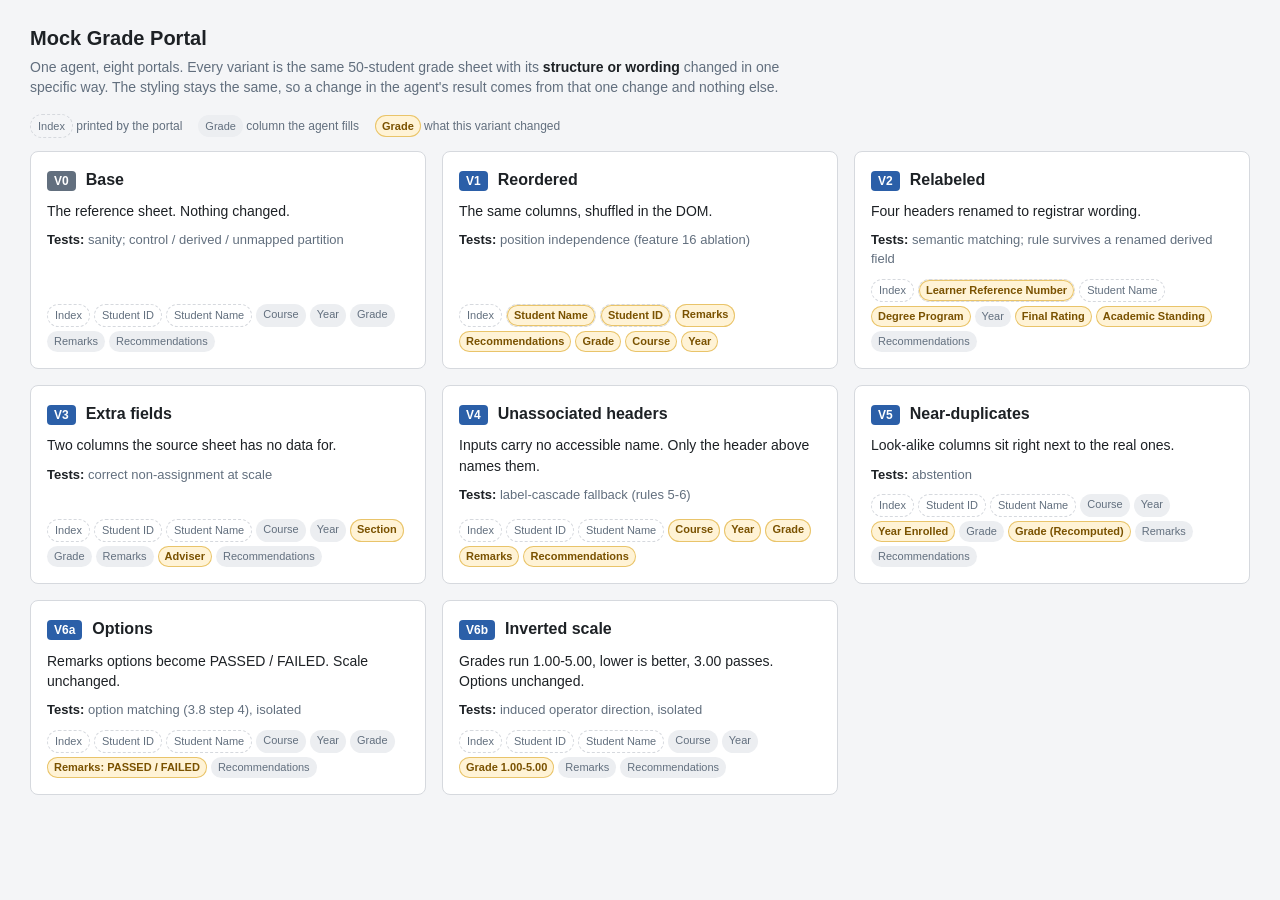
<file: practice_apps/mocksite/index.html>
<!DOCTYPE html>
<html lang="en">
<head>
  <meta charset="utf-8">
  <meta name="viewport" content="width=device-width, initial-scale=1">
  <title>Mock Grade Portal - Variants</title>
  <link rel="stylesheet" href="shared/styles.css">
  <!-- Index-only styles. The variants never load this page, so nothing here can
       move a control the agent observes; shared/styles.css stays the sheet's. -->
  <style>
    .lede { max-width: 760px; }
    .lede strong { color: var(--text); }

    .grid {
      display: grid;
      grid-template-columns: repeat(auto-fill, minmax(min(100%, 340px), 1fr));
      gap: 16px;
    }

    .card {
      display: flex;
      flex-direction: column;
      gap: 10px;
      background: var(--panel);
      border: 1px solid var(--border);
      border-radius: 8px;
      padding: 16px;
      color: inherit;
      text-decoration: none;
      transition: border-color 0.15s, box-shadow 0.15s, transform 0.15s;
    }
    .card:hover, .card:focus-visible {
      border-color: var(--accent);
      box-shadow: 0 6px 18px rgba(43, 95, 168, 0.14);
      transform: translateY(-2px);
      outline: none;
    }

    .card-head { display: flex; align-items: baseline; gap: 10px; }
    .tag {
      font: 700 12px/1 "Segoe UI", Arial, sans-serif;
      color: #fff;
      background: var(--accent);
      border-radius: 4px;
      padding: 4px 7px;
    }
    .card.control .tag { background: var(--muted); }
    .card h2 { margin: 0; font-size: 16px; }

    .change { margin: 0; }
    .tests { margin: 0; color: var(--muted); font-size: 13px; }
    .tests b { font-weight: 600; color: var(--text); }

    /* The sheet's header row in miniature: what a column is called, in the
       order the DOM has it. Highlighted chips are what this variant changed. */
    .cols { display: flex; flex-wrap: wrap; gap: 4px; margin-top: auto; }
    .col {
      font-size: 11px;
      line-height: 1;
      padding: 5px 7px;
      border-radius: 999px;
      background: #eceef1;
      color: var(--muted);
      white-space: nowrap;
    }
    .col.fixed { background: transparent; border: 1px dashed var(--border); }
    .col.hot {
      background: #fff3d6;
      color: #7a5200;
      box-shadow: inset 0 0 0 1px #e9c46a;
      font-weight: 600;
    }

    .key { display: flex; gap: 16px; flex-wrap: wrap; margin: 0 0 16px;
           color: var(--muted); font-size: 12px; align-items: center; }
  </style>
</head>
<body>
<main>
  <h1>Mock Grade Portal</h1>
  <p class="subtitle lede">One agent, eight portals. Every variant is the same
     50-student grade sheet with its <strong>structure or wording</strong> changed in
     one specific way. The styling stays the same, so a change in the agent's result
     comes from that one change and nothing else.</p>

  <p class="key">
    <span><span class="col fixed">Index</span> printed by the portal</span>
    <span><span class="col">Grade</span> column the agent fills</span>
    <span><span class="col hot">Grade</span> what this variant changed</span>
  </p>

  <div class="grid">

    <a class="card control" href="v0_base/index.html">
      <div class="card-head"><span class="tag">V0</span><h2>Base</h2></div>
      <p class="change">The reference sheet. Nothing changed.</p>
      <p class="tests"><b>Tests:</b> sanity; control / derived / unmapped partition</p>
      <div class="cols">
        <span class="col fixed">Index</span><span class="col fixed">Student ID</span><span class="col fixed">Student Name</span><span class="col">Course</span><span class="col">Year</span><span class="col">Grade</span><span class="col">Remarks</span><span class="col">Recommendations</span>
      </div>
    </a>

    <a class="card" href="v1_reordered/index.html">
      <div class="card-head"><span class="tag">V1</span><h2>Reordered</h2></div>
      <p class="change">The same columns, shuffled in the DOM.</p>
      <p class="tests"><b>Tests:</b> position independence (feature 16 ablation)</p>
      <div class="cols">
        <span class="col fixed">Index</span><span class="col fixed hot">Student Name</span><span class="col fixed hot">Student ID</span><span class="col hot">Remarks</span><span class="col hot">Recommendations</span><span class="col hot">Grade</span><span class="col hot">Course</span><span class="col hot">Year</span>
      </div>
    </a>

    <a class="card" href="v2_relabeled/index.html">
      <div class="card-head"><span class="tag">V2</span><h2>Relabeled</h2></div>
      <p class="change">Four headers renamed to registrar wording.</p>
      <p class="tests"><b>Tests:</b> semantic matching; rule survives a renamed derived field</p>
      <div class="cols">
        <span class="col fixed">Index</span><span class="col fixed hot">Learner Reference Number</span><span class="col fixed">Student Name</span><span class="col hot">Degree Program</span><span class="col">Year</span><span class="col hot">Final Rating</span><span class="col hot">Academic Standing</span><span class="col">Recommendations</span>
      </div>
    </a>

    <a class="card" href="v3_extra_fields/index.html">
      <div class="card-head"><span class="tag">V3</span><h2>Extra fields</h2></div>
      <p class="change">Two columns the source sheet has no data for.</p>
      <p class="tests"><b>Tests:</b> correct non-assignment at scale</p>
      <div class="cols">
        <span class="col fixed">Index</span><span class="col fixed">Student ID</span><span class="col fixed">Student Name</span><span class="col">Course</span><span class="col">Year</span><span class="col hot">Section</span><span class="col">Grade</span><span class="col">Remarks</span><span class="col hot">Adviser</span><span class="col">Recommendations</span>
      </div>
    </a>

    <a class="card" href="v4_unassociated/index.html">
      <div class="card-head"><span class="tag">V4</span><h2>Unassociated headers</h2></div>
      <p class="change">Inputs carry no accessible name. Only the header above names them.</p>
      <p class="tests"><b>Tests:</b> label-cascade fallback (rules 5-6)</p>
      <div class="cols">
        <span class="col fixed">Index</span><span class="col fixed">Student ID</span><span class="col fixed">Student Name</span><span class="col hot">Course</span><span class="col hot">Year</span><span class="col hot">Grade</span><span class="col hot">Remarks</span><span class="col hot">Recommendations</span>
      </div>
    </a>

    <a class="card" href="v5_near_duplicates/index.html">
      <div class="card-head"><span class="tag">V5</span><h2>Near-duplicates</h2></div>
      <p class="change">Look-alike columns sit right next to the real ones.</p>
      <p class="tests"><b>Tests:</b> abstention</p>
      <div class="cols">
        <span class="col fixed">Index</span><span class="col fixed">Student ID</span><span class="col fixed">Student Name</span><span class="col">Course</span><span class="col">Year</span><span class="col hot">Year Enrolled</span><span class="col">Grade</span><span class="col hot">Grade (Recomputed)</span><span class="col">Remarks</span><span class="col">Recommendations</span>
      </div>
    </a>

    <a class="card" href="v6a_options/index.html">
      <div class="card-head"><span class="tag">V6a</span><h2>Options</h2></div>
      <p class="change">Remarks options become PASSED / FAILED. Scale unchanged.</p>
      <p class="tests"><b>Tests:</b> option matching (3.8 step 4), isolated</p>
      <div class="cols">
        <span class="col fixed">Index</span><span class="col fixed">Student ID</span><span class="col fixed">Student Name</span><span class="col">Course</span><span class="col">Year</span><span class="col">Grade</span><span class="col hot">Remarks: PASSED / FAILED</span><span class="col">Recommendations</span>
      </div>
    </a>

    <a class="card" href="v6b_scale/index.html">
      <div class="card-head"><span class="tag">V6b</span><h2>Inverted scale</h2></div>
      <p class="change">Grades run 1.00-5.00, lower is better, 3.00 passes. Options unchanged.</p>
      <p class="tests"><b>Tests:</b> induced operator direction, isolated</p>
      <div class="cols">
        <span class="col fixed">Index</span><span class="col fixed">Student ID</span><span class="col fixed">Student Name</span><span class="col">Course</span><span class="col">Year</span><span class="col hot">Grade 1.00-5.00</span><span class="col">Remarks</span><span class="col">Recommendations</span>
      </div>
    </a>

  </div>
</main>
</body>
</html>
</file>
<file: practice_apps/mocksite/shared/styles.css>
/* Styling is held constant across every variant so the experiment isolates
   structure and labelling. Do not fork this file per variant. */

:root {
  --bg: #f4f5f7;
  --panel: #ffffff;
  --border: #d6d9de;
  --text: #1d2125;
  --muted: #626f7e;
  --accent: #2b5fa8;
  --danger: #a83232;
  --ok: #2c6e49;
  --row-alt: #fafbfc;
}

* { box-sizing: border-box; }

body {
  margin: 0;
  padding: 24px;
  background: var(--bg);
  color: var(--text);
  font: 14px/1.45 "Segoe UI", Arial, sans-serif;
}

main { max-width: 1220px; margin: 0 auto; }

h1 { font-size: 20px; margin: 0 0 4px; }
h2 { font-size: 15px; margin: 0 0 12px; font-weight: 600; }

.subtitle { color: var(--muted); margin: 0 0 20px; }

.panel {
  background: var(--panel);
  border: 1px solid var(--border);
  border-radius: 4px;
  padding: 16px;
  margin-bottom: 20px;
}

/* ---- form controls ---- */

label { font-weight: 600; margin-bottom: 4px; }

input, select, textarea {
  font: inherit;
  width: 100%;
  padding: 6px 8px;
  border: 1px solid var(--border);
  border-radius: 3px;
  background: #fff;
  color: inherit;
}

textarea { min-height: 58px; resize: vertical; }

input:focus, select:focus, textarea:focus {
  outline: 2px solid var(--accent);
  outline-offset: -1px;
}

.actions { display: flex; gap: 8px; align-items: center; }

button {
  font: inherit;
  padding: 7px 16px;
  border: 1px solid var(--accent);
  border-radius: 3px;
  background: var(--accent);
  color: #fff;
  cursor: pointer;
}

button.secondary { background: #fff; color: var(--text); border-color: var(--border); }

.status { color: var(--muted); font-weight: normal; }
.status.error { color: var(--danger); }
.status.ok { color: var(--ok); }

/* ---- toolbar above the sheet ---- */

.toolbar {
  display: flex;
  justify-content: space-between;
  align-items: center;
  gap: 12px 16px;
  flex-wrap: wrap;
  margin-bottom: 12px;
}

.toolbar h2 { margin: 0; }

/* ---- roster table ---- */

.table-scroll {
  max-height: 560px;
  overflow: auto;
  border: 1px solid var(--border);
  border-radius: 3px;
}

table { width: 100%; border-collapse: collapse; }

th, td {
  border-bottom: 1px solid var(--border);
  padding: 6px 8px;
  text-align: left;
  vertical-align: top;
  white-space: nowrap;
}

thead th {
  position: sticky;
  top: 0;
  z-index: 1;
  background: #eceef1;
  font-size: 12px;
  text-transform: uppercase;
  letter-spacing: 0.04em;
  color: var(--muted);
}

td.num, th.num { text-align: right; }

/* ---- editable sheet ----

   Every column after Student Name holds an input. The inputs are chromeless
   until hovered or focused, so a 50-row sheet reads as a grid of values rather
   than as 250 stacked form controls. */

.sheet th, .sheet td { border-right: 1px solid var(--border); }
.sheet th:last-child, .sheet td:last-child { border-right: 0; }

.sheet tbody tr:nth-child(even) { background: var(--row-alt); }
.sheet tbody tr:hover { background: #f1f5fa; }

/* Cells that hold an input give up their padding to it, so the whole cell is
   a click target. */
.sheet td { padding: 0; }
.sheet td.fixed, .sheet td.pick, .sheet th { padding: 6px 8px; }
.sheet td.fixed { padding-top: 8px; }
.sheet td.fixed.num { color: var(--muted); }

/* Format hint inside a column header. Not part of the header's name. */
.hint { text-transform: none; letter-spacing: 0; font-weight: normal; opacity: 0.75; }

.sheet td input, .sheet td select, .sheet td textarea {
  border: 1px solid transparent;
  border-radius: 0;
  background: transparent;
  padding: 6px 8px;
  min-height: 31px;
  color: inherit;
}

.sheet td textarea {
  min-height: 31px;
  height: 31px;
  overflow: hidden;
  resize: none;
  white-space: pre;
}

.sheet td input:hover, .sheet td select:hover, .sheet td textarea:hover {
  border-color: var(--border);
  background: #fff;
}

.sheet td input:focus, .sheet td select:focus, .sheet td textarea:focus {
  background: #fff;
  outline: 2px solid var(--accent);
  outline-offset: -2px;
}

/* Room to read a note while writing it; collapses again on blur. */
.sheet td textarea:focus { height: 66px; white-space: pre-wrap; }

.sheet input[type="checkbox"] {
  width: auto;
  min-height: 0;
  padding: 0;
  margin: 4px 0 0;
}

.sheet .pick { width: 34px; text-align: center; }
.c-index { width: 56px; }
.c-id { width: 108px; }
.c-lrn { width: 150px; }
.c-name { width: 200px; }
.c-tiny { width: 68px; }
.c-small { width: 104px; }
.c-wide { width: 210px; }
.c-widest { width: 260px; }

/* A cell with no value yet. The hatch distinguishes "not encoded" from an
   encoded empty string, which matters when reading results off the page. */
td.blank {
  background: repeating-linear-gradient(
    45deg, transparent, transparent 6px, #eef0f2 6px, #eef0f2 12px);
}

/* Edited but not yet committed to the record. */
tr.dirty > td:first-child { box-shadow: inset 3px 0 0 var(--accent); }

/* Rejected by validation on the last save attempt. */
td.invalid { background: #fbeaea; box-shadow: inset 0 0 0 1px var(--danger); }

tr.just-saved td { background: #eaf3ec; }

/* ---- legend ---- */

.legend {
  display: flex;
  align-items: center;
  gap: 16px;
  flex-wrap: wrap;
  margin: 10px 0 0;
  color: var(--muted);
  font-size: 12px;
}

.legend .key { display: inline-flex; align-items: center; gap: 6px; }

.legend .swatch {
  width: 22px;
  height: 13px;
  border: 1px solid var(--border);
  background: #fff;
}

.legend .swatch.blank {
  background: repeating-linear-gradient(
    45deg, transparent, transparent 6px, #eef0f2 6px, #eef0f2 12px);
}

.legend .swatch.dirty { border-left: 3px solid var(--accent); }
.legend .swatch.invalid { background: #fbeaea; border-color: var(--danger); }
</file>
